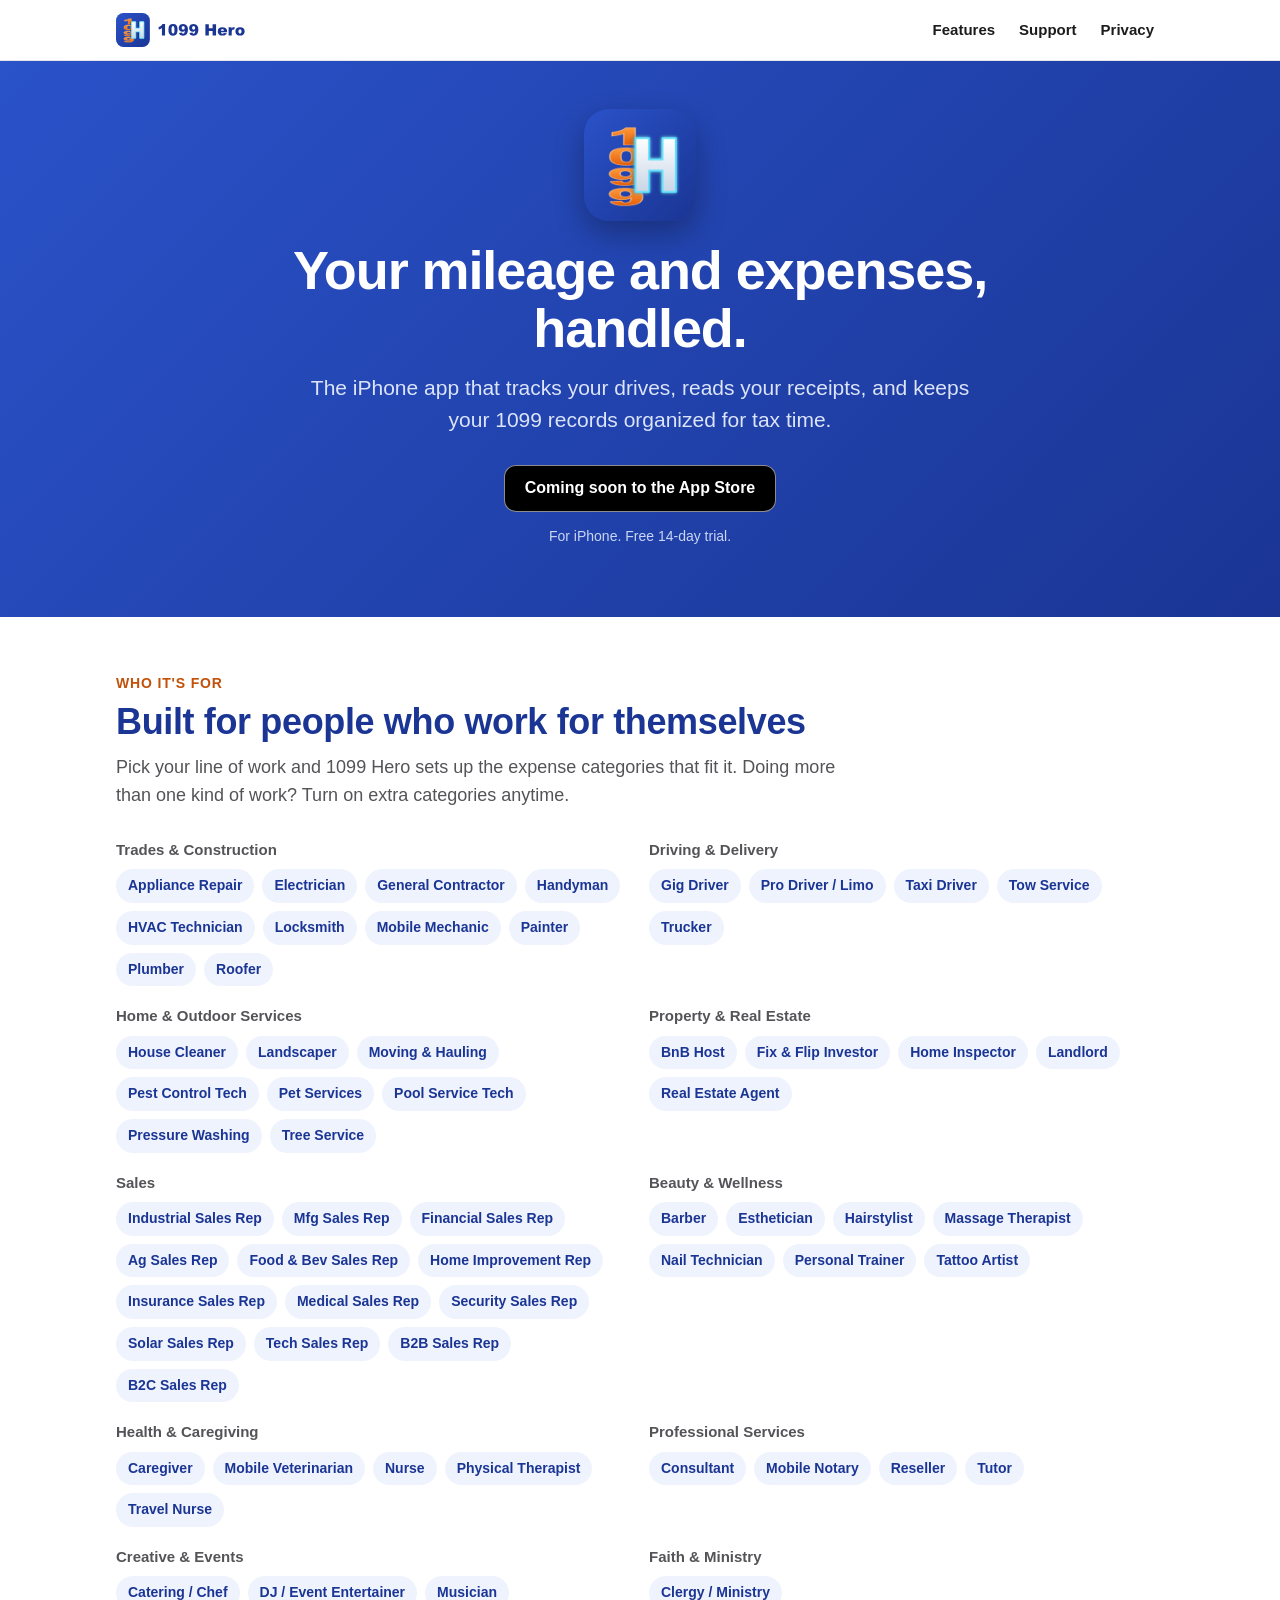
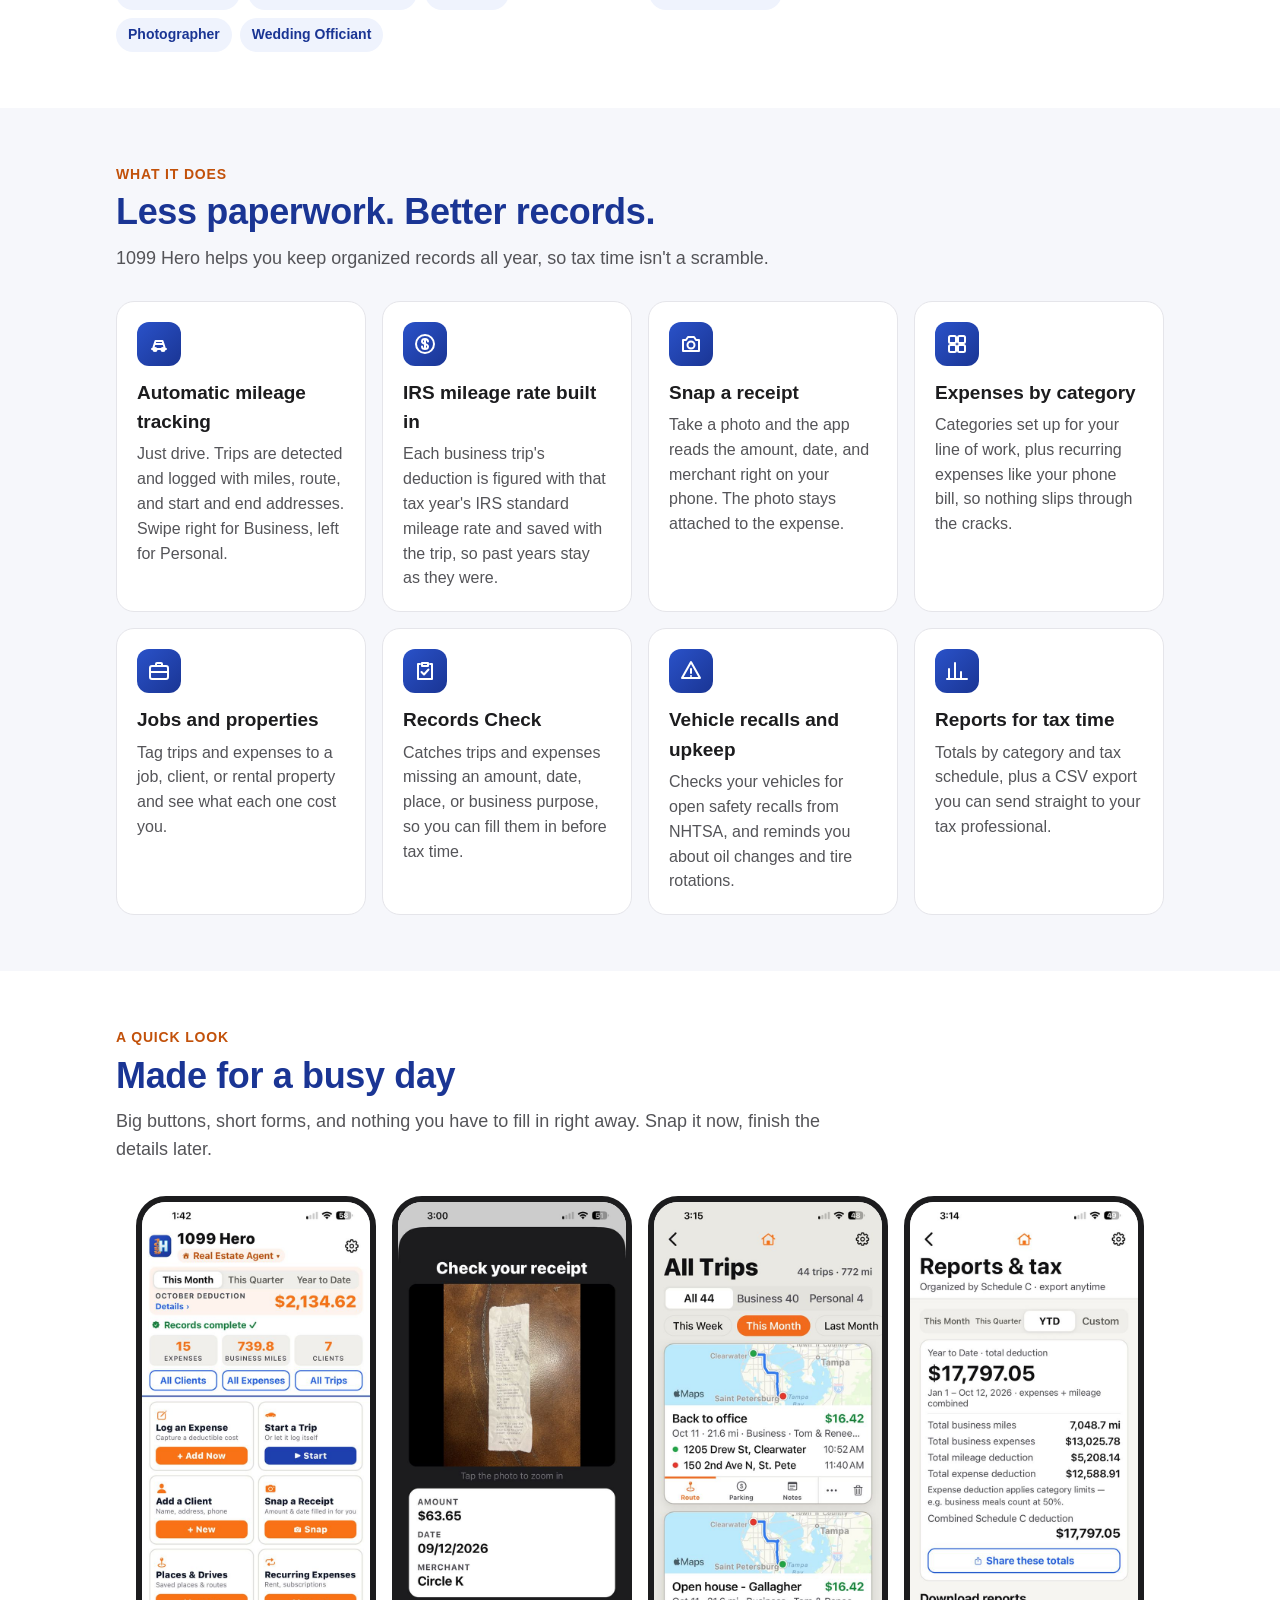
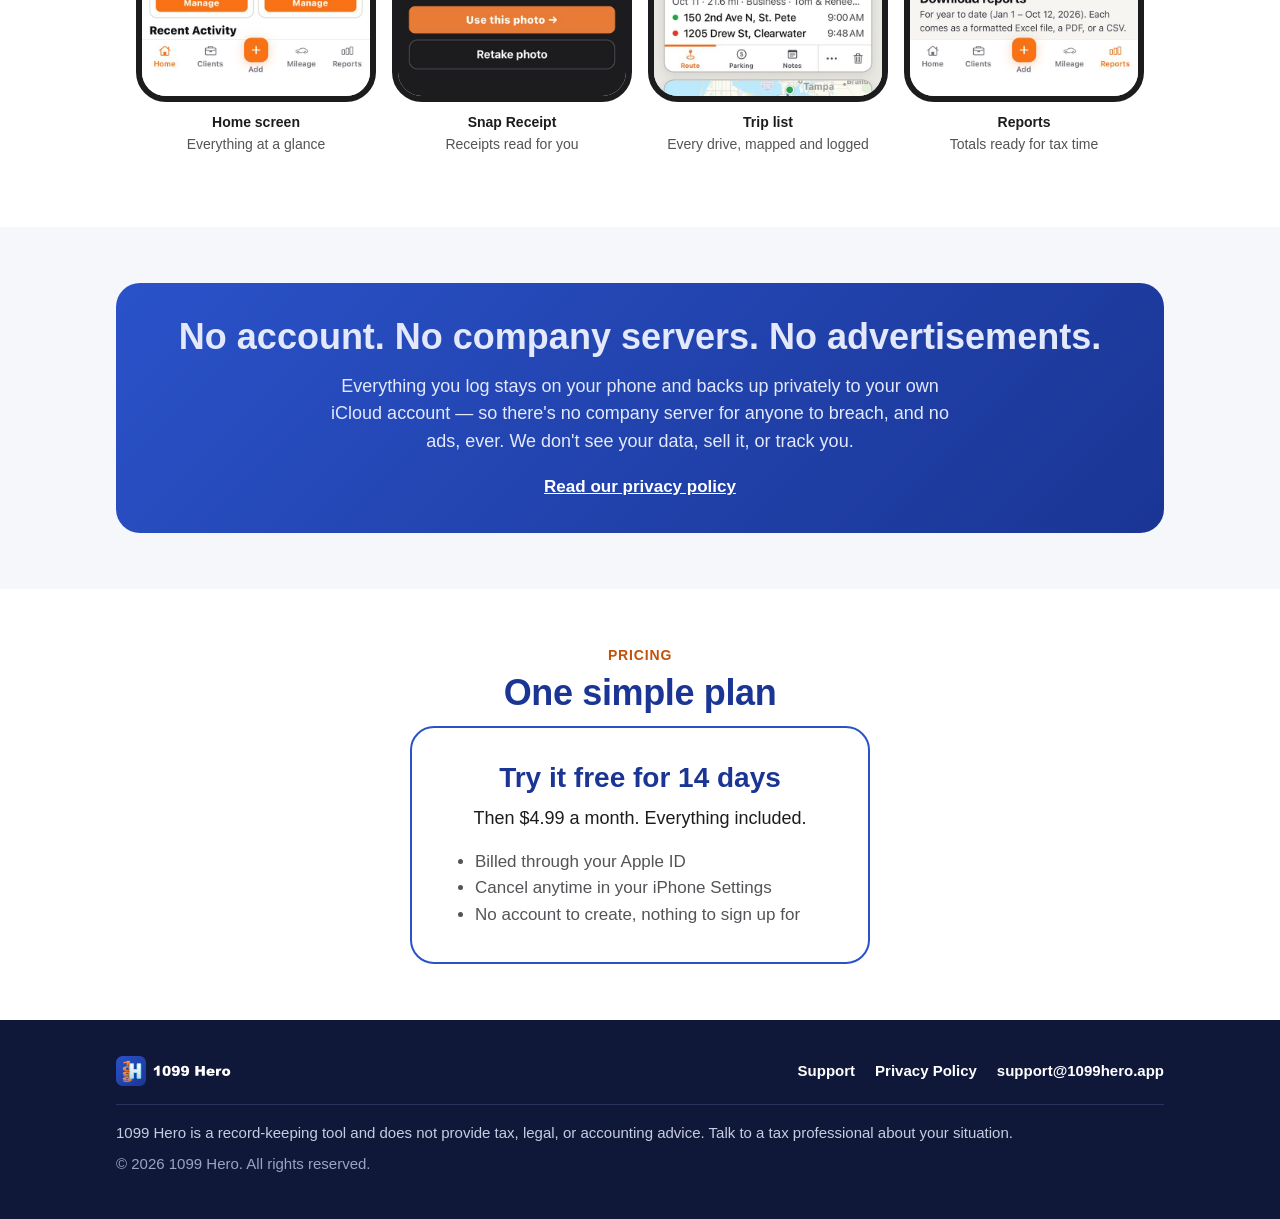
<file: index.html>
<!doctype html>
<html lang="en">
<head>
<meta charset="utf-8">
<meta name="viewport" content="width=device-width, initial-scale=1, viewport-fit=cover">
<title>1099 Hero – Mileage, Receipt &amp; Expense Tracker for 1099 Workers</title>
<meta name="description" content="1099 Hero is an iPhone app for self-employed and 1099 workers. Track mileage automatically, snap receipts, organize expenses by job, and keep complete records. No account, no ads.">
<link rel="canonical" href="https://1099hero.app/">
<meta name="theme-color" content="#2A52C9">
<link rel="icon" href="assets/img/icon.svg" type="image/svg+xml">
<link rel="icon" href="assets/img/favicon-32.png" sizes="32x32" type="image/png">
<link rel="apple-touch-icon" href="assets/img/apple-touch-icon.png">
<meta property="og:type" content="website">
<meta property="og:site_name" content="1099 Hero">
<meta property="og:title" content="1099 Hero – Mileage, receipts and expenses for 1099 workers">
<meta property="og:description" content="Track mileage automatically, snap receipts, and keep organized, complete records on your iPhone. No account. No ads.">
<meta property="og:url" content="https://1099hero.app/">
<meta property="og:image" content="https://1099hero.app/assets/img/og-image.png">
<meta property="og:image:width" content="1200">
<meta property="og:image:height" content="630">
<meta property="og:image:alt" content="1099 Hero logo with the words: Mileage, receipts and expenses for 1099 workers">
<meta name="twitter:card" content="summary_large_image">
<link rel="stylesheet" href="assets/css/site.css?v=2">
</head>
<body>
<a class="skip" href="#main">Skip to content</a>

<header class="site-header">
  <div class="wrap">
    <a class="brand" href="./" aria-label="1099 Hero home"><img src="assets/img/logo-horizontal-light-bg.svg" alt="1099 Hero" width="134" height="34"></a>
    <nav class="nav" aria-label="Main">
      <a class="hide-sm" href="#features">Features</a>
      <a href="support/">Support</a>
      <a href="privacy/">Privacy</a>
    </nav>
  </div>
</header>

<main id="main">

  <section class="hero">
    <div class="wrap">
      <img class="app-icon" src="assets/img/icon-256.png" alt="1099 Hero app icon" width="112" height="112">
      <h1>Your mileage and expenses, handled.</h1>
      <p class="sub">The iPhone app that tracks your drives, reads your receipts, and keeps your 1099 records organized for tax time.</p>
      <!-- AT LAUNCH: replace this <span> with Apple's official "Download on the App Store" badge, e.g.
           <a href="https://apps.apple.com/app/idXXXXXXXXXX"><img src="assets/img/app-store-badge.svg" alt="Download on the App Store" width="160" height="53"></a> -->
      <span class="store-badge" role="note">Coming soon to the App Store</span>
      <p class="fine">For iPhone. Free 14-day trial.</p>
    </div>
  </section>

  <section class="block" id="who">
    <div class="wrap">
      <p class="eyebrow">Who it's for</p>
      <h2>Built for people who work for themselves</h2>
      <p class="lede">Pick your line of work and 1099 Hero sets up the expense categories that fit it. Doing more than one kind of work? Turn on extra categories anytime.</p>
      <div class="groups">
        <div class="group">
          <h3>Trades &amp; Construction</h3>
          <ul class="chips">
            <li>Appliance Repair</li><li>Electrician</li><li>General Contractor</li><li>Handyman</li><li>HVAC Technician</li><li>Locksmith</li><li>Mobile Mechanic</li><li>Painter</li><li>Plumber</li><li>Roofer</li>
          </ul>
        </div>
        <div class="group">
          <h3>Driving &amp; Delivery</h3>
          <ul class="chips">
            <li>Gig Driver</li><li>Pro Driver / Limo</li><li>Taxi Driver</li><li>Tow Service</li><li>Trucker</li>
          </ul>
        </div>
        <div class="group">
          <h3>Home &amp; Outdoor Services</h3>
          <ul class="chips">
            <li>House Cleaner</li><li>Landscaper</li><li>Moving &amp; Hauling</li><li>Pest Control Tech</li><li>Pet Services</li><li>Pool Service Tech</li><li>Pressure Washing</li><li>Tree Service</li>
          </ul>
        </div>
        <div class="group">
          <h3>Property &amp; Real Estate</h3>
          <ul class="chips">
            <li>BnB Host</li><li>Fix &amp; Flip Investor</li><li>Home Inspector</li><li>Landlord</li><li>Real Estate Agent</li>
          </ul>
        </div>
        <div class="group">
          <h3>Sales</h3>
          <ul class="chips">
            <li>Industrial Sales Rep</li><li>Mfg Sales Rep</li><li>Financial Sales Rep</li><li>Ag Sales Rep</li><li>Food &amp; Bev Sales Rep</li><li>Home Improvement Rep</li><li>Insurance Sales Rep</li><li>Medical Sales Rep</li><li>Security Sales Rep</li><li>Solar Sales Rep</li><li>Tech Sales Rep</li><li>B2B Sales Rep</li><li>B2C Sales Rep</li>
          </ul>
        </div>
        <div class="group">
          <h3>Beauty &amp; Wellness</h3>
          <ul class="chips">
            <li>Barber</li><li>Esthetician</li><li>Hairstylist</li><li>Massage Therapist</li><li>Nail Technician</li><li>Personal Trainer</li><li>Tattoo Artist</li>
          </ul>
        </div>
        <div class="group">
          <h3>Health &amp; Caregiving</h3>
          <ul class="chips">
            <li>Caregiver</li><li>Mobile Veterinarian</li><li>Nurse</li><li>Physical Therapist</li><li>Travel Nurse</li>
          </ul>
        </div>
        <div class="group">
          <h3>Professional Services</h3>
          <ul class="chips">
            <li>Consultant</li><li>Mobile Notary</li><li>Reseller</li><li>Tutor</li>
          </ul>
        </div>
        <div class="group">
          <h3>Creative &amp; Events</h3>
          <ul class="chips">
            <li>Catering / Chef</li><li>DJ / Event Entertainer</li><li>Musician</li><li>Photographer</li><li>Wedding Officiant</li>
          </ul>
        </div>
        <div class="group">
          <h3>Faith &amp; Ministry</h3>
          <ul class="chips">
            <li>Clergy / Ministry</li>
          </ul>
        </div>
      </div>
    </div>
  </section>

  <section class="block soft" id="features">
    <div class="wrap">
      <p class="eyebrow">What it does</p>
      <h2>Less paperwork. Better records.</h2>
      <p class="lede">1099 Hero helps you keep organized records all year, so tax time isn't a scramble.</p>
      <div class="features">
        <article class="feature">
          <div class="ic" aria-hidden="true"><svg viewBox="0 0 24 24"><path d="M5 17h14M6 17l1.5-5h9L18 17M7.5 12l1-3h7l1 3"/><circle cx="8" cy="17.5" r="1.5"/><circle cx="16" cy="17.5" r="1.5"/></svg></div>
          <h3>Automatic mileage tracking</h3>
          <p>Just drive. Trips are detected and logged with miles, route, and start and end addresses. Swipe right for Business, left for Personal.</p>
        </article>
        <article class="feature">
          <div class="ic" aria-hidden="true"><svg viewBox="0 0 24 24"><circle cx="12" cy="12" r="9"/><path d="M12 7v10M15 9.5c0-1.4-1.3-2.5-3-2.5s-3 1-3 2.4c0 3.2 6 1.8 6 5.1 0 1.4-1.3 2.5-3 2.5s-3-1.1-3-2.5"/></svg></div>
          <h3>IRS mileage rate built in</h3>
          <p>Each business trip's deduction is figured with that tax year's IRS standard mileage rate and saved with the trip, so past years stay as they were.</p>
        </article>
        <article class="feature">
          <div class="ic" aria-hidden="true"><svg viewBox="0 0 24 24"><path d="M4 8h3l2-3h6l2 3h3v11H4z"/><circle cx="12" cy="13" r="3.5"/></svg></div>
          <h3>Snap a receipt</h3>
          <p>Take a photo and the app reads the amount, date, and merchant right on your phone. The photo stays attached to the expense.</p>
        </article>
        <article class="feature">
          <div class="ic" aria-hidden="true"><svg viewBox="0 0 24 24"><rect x="4" y="4" width="7" height="7" rx="1.5"/><rect x="13" y="4" width="7" height="7" rx="1.5"/><rect x="4" y="13" width="7" height="7" rx="1.5"/><rect x="13" y="13" width="7" height="7" rx="1.5"/></svg></div>
          <h3>Expenses by category</h3>
          <p>Categories set up for your line of work, plus recurring expenses like your phone bill, so nothing slips through the cracks.</p>
        </article>
        <article class="feature">
          <div class="ic" aria-hidden="true"><svg viewBox="0 0 24 24"><rect x="3" y="7" width="18" height="13" rx="2"/><path d="M9 7V5a1 1 0 0 1 1-1h4a1 1 0 0 1 1 1v2M3 13h18"/></svg></div>
          <h3>Jobs and properties</h3>
          <p>Tag trips and expenses to a job, client, or rental property and see what each one cost you.</p>
        </article>
        <article class="feature">
          <div class="ic" aria-hidden="true"><svg viewBox="0 0 24 24"><path d="M9 4h6v3H9zM7 5H5v15h14V5h-2"/><path d="M8.5 13l2.5 2.5 4.5-5"/></svg></div>
          <h3>Records Check</h3>
          <p>Catches trips and expenses missing an amount, date, place, or business purpose, so you can fill them in before tax time.</p>
        </article>
        <article class="feature">
          <div class="ic" aria-hidden="true"><svg viewBox="0 0 24 24"><path d="M12 3l9 16H3z"/><path d="M12 10v4M12 17h.01"/></svg></div>
          <h3>Vehicle recalls and upkeep</h3>
          <p>Checks your vehicles for open safety recalls from NHTSA, and reminds you about oil changes and tire rotations.</p>
        </article>
        <article class="feature">
          <div class="ic" aria-hidden="true"><svg viewBox="0 0 24 24"><path d="M4 20V10M10 20V4M16 20v-7M22 20H2"/></svg></div>
          <h3>Reports for tax time</h3>
          <p>Totals by category and tax schedule, plus a CSV export you can send straight to your tax professional.</p>
        </article>
      </div>
    </div>
  </section>

  <section class="block" id="screens">
    <div class="wrap">
      <p class="eyebrow">A quick look</p>
      <h2>Made for a busy day</h2>
      <p class="lede">Big buttons, short forms, and nothing you have to fill in right away. Snap it now, finish the details later.</p>
      <!-- SCREENSHOTS: web-sized copies (600 x 1300 JPG) of the App Store screenshots live in
           assets/img/screenshots/. To swap one, replace the file and update its alt text. -->
      <div class="shots">
        <figure class="shot"><div class="frame photo"><img src="assets/img/screenshots/home.jpg" alt="1099 Hero home screen showing the October deduction, 15 expenses, 739.8 business miles and 7 clients" width="600" height="1300" loading="lazy"></div><figcaption><strong>Home screen</strong>Everything at a glance</figcaption></figure>
        <figure class="shot"><div class="frame photo"><img src="assets/img/screenshots/snap-receipt.jpg" alt="1099 Hero Check your receipt screen with a photo of a gas receipt and the amount, date and merchant filled in" width="600" height="1300" loading="lazy"></div><figcaption><strong>Snap Receipt</strong>Receipts read for you</figcaption></figure>
        <figure class="shot"><div class="frame photo"><img src="assets/img/screenshots/all-trips.jpg" alt="1099 Hero All Trips list showing two business trips, each with a route map, miles, addresses and deduction" width="600" height="1300" loading="lazy"></div><figcaption><strong>Trip list</strong>Every drive, mapped and logged</figcaption></figure>
        <figure class="shot"><div class="frame photo"><img src="assets/img/screenshots/reports.jpg" alt="1099 Hero Reports screen showing the year-to-date total deduction, business miles and expenses, with a Share these totals button" width="600" height="1300" loading="lazy"></div><figcaption><strong>Reports</strong>Totals ready for tax time</figcaption></figure>
      </div>
    </div>
  </section>

  <section class="block soft" id="privacy">
    <div class="wrap">
      <div class="privacy-card">
        <p class="big">No account. No company servers. No advertisements.</p>
        <p>Everything you log stays on your phone and backs up privately to your own iCloud account — so there's no company server for anyone to breach, and no ads, ever. We don't see your data, sell it, or track you.</p>
        <a href="privacy/">Read our privacy policy</a>
      </div>
    </div>
  </section>

  <section class="block" id="pricing">
    <div class="wrap">
      <p class="eyebrow" style="text-align:center">Pricing</p>
      <h2 style="text-align:center">One simple plan</h2>
      <div class="price-card">
        <p class="trial">Try it free for 14 days</p>
        <p class="then">Then $4.99 a month. Everything included.</p>
        <ul>
          <li>Billed through your Apple ID</li>
          <li>Cancel anytime in your iPhone Settings</li>
          <li>No account to create, nothing to sign up for</li>
        </ul>
      </div>
    </div>
  </section>

</main>

<footer class="site-footer">
  <div class="wrap">
    <div class="footer-top">
      <img src="assets/img/logo-horizontal-dark-bg.svg" alt="1099 Hero" width="118" height="30">
      <ul class="footer-links">
        <li><a href="support/">Support</a></li>
        <li><a href="privacy/">Privacy Policy</a></li>
        <li><a href="mailto:support@1099hero.app">support@1099hero.app</a></li>
      </ul>
    </div>
    <p class="disclaimer">1099 Hero is a record-keeping tool and does not provide tax, legal, or accounting advice. Talk to a tax professional about your situation.</p>
    <p class="copy">© 2026 1099 Hero. All rights reserved.</p>
  </div>
</footer>
</body>
</html>
</file>
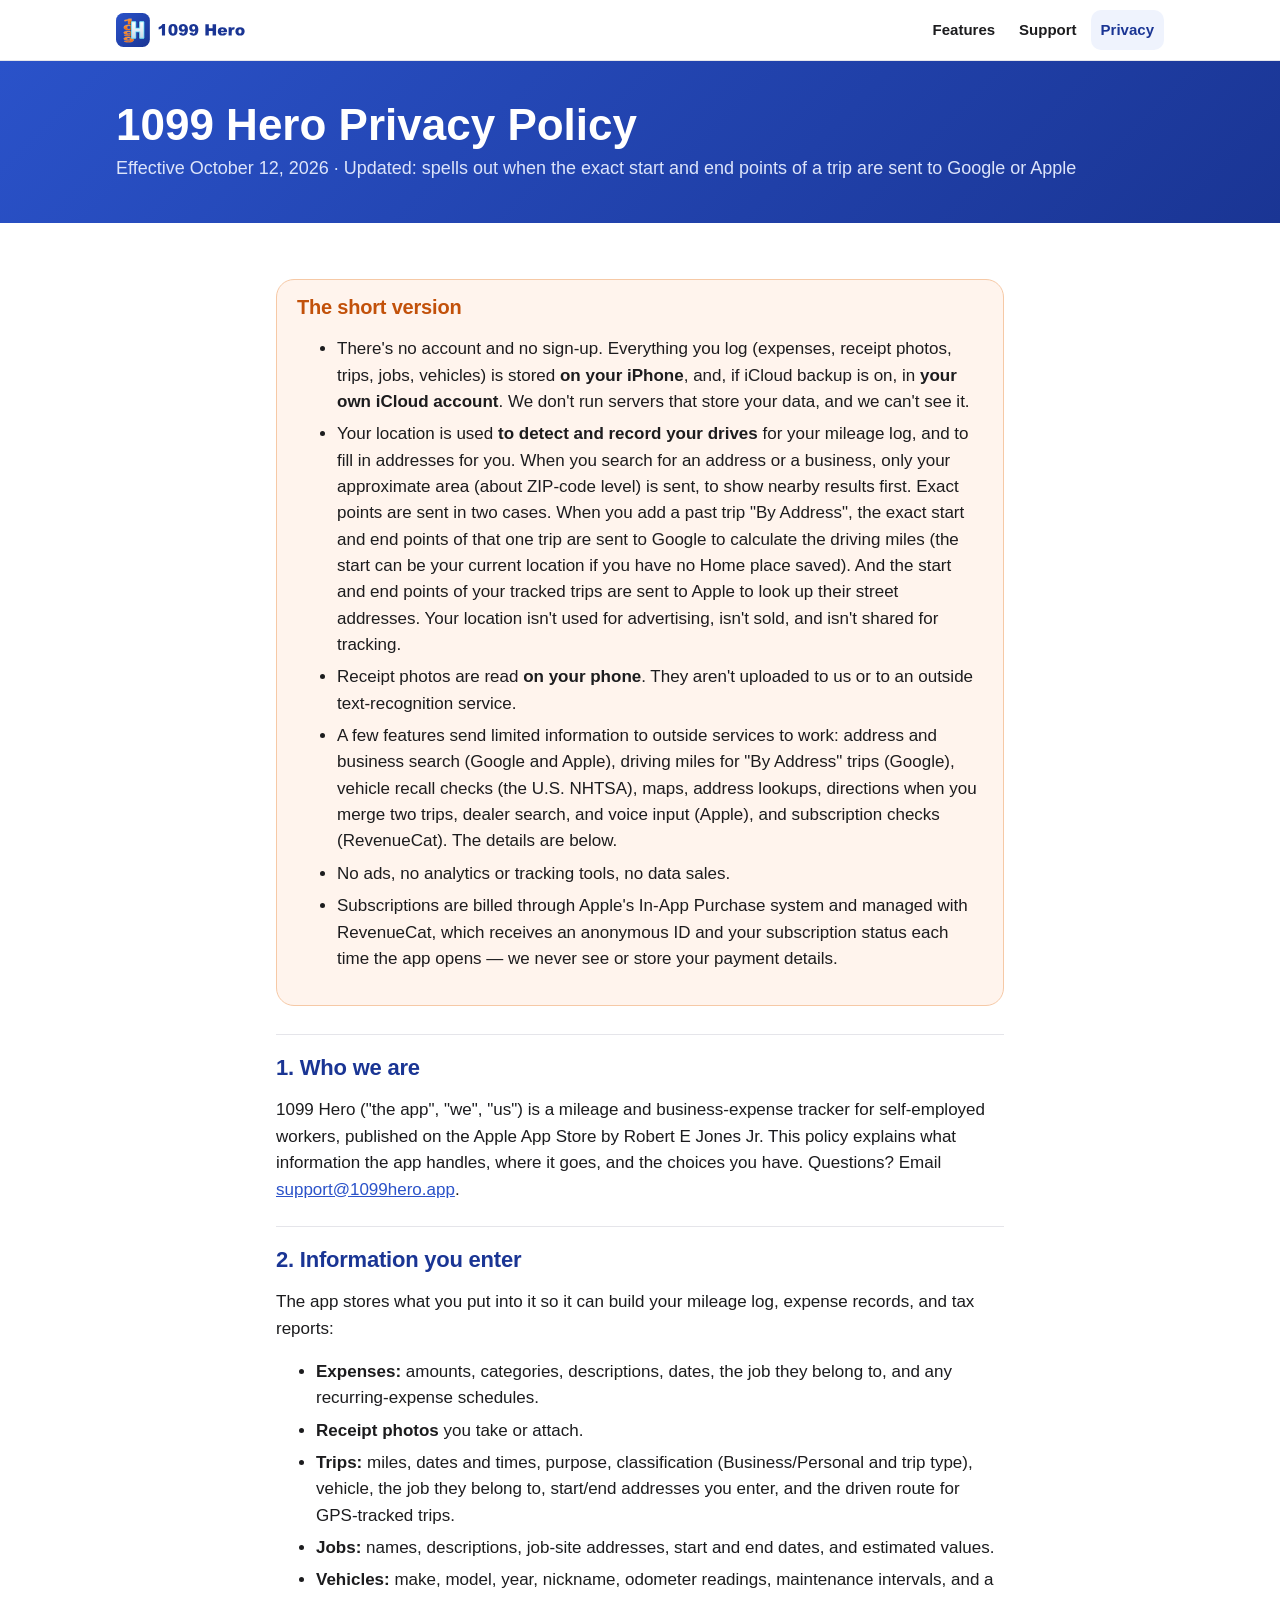
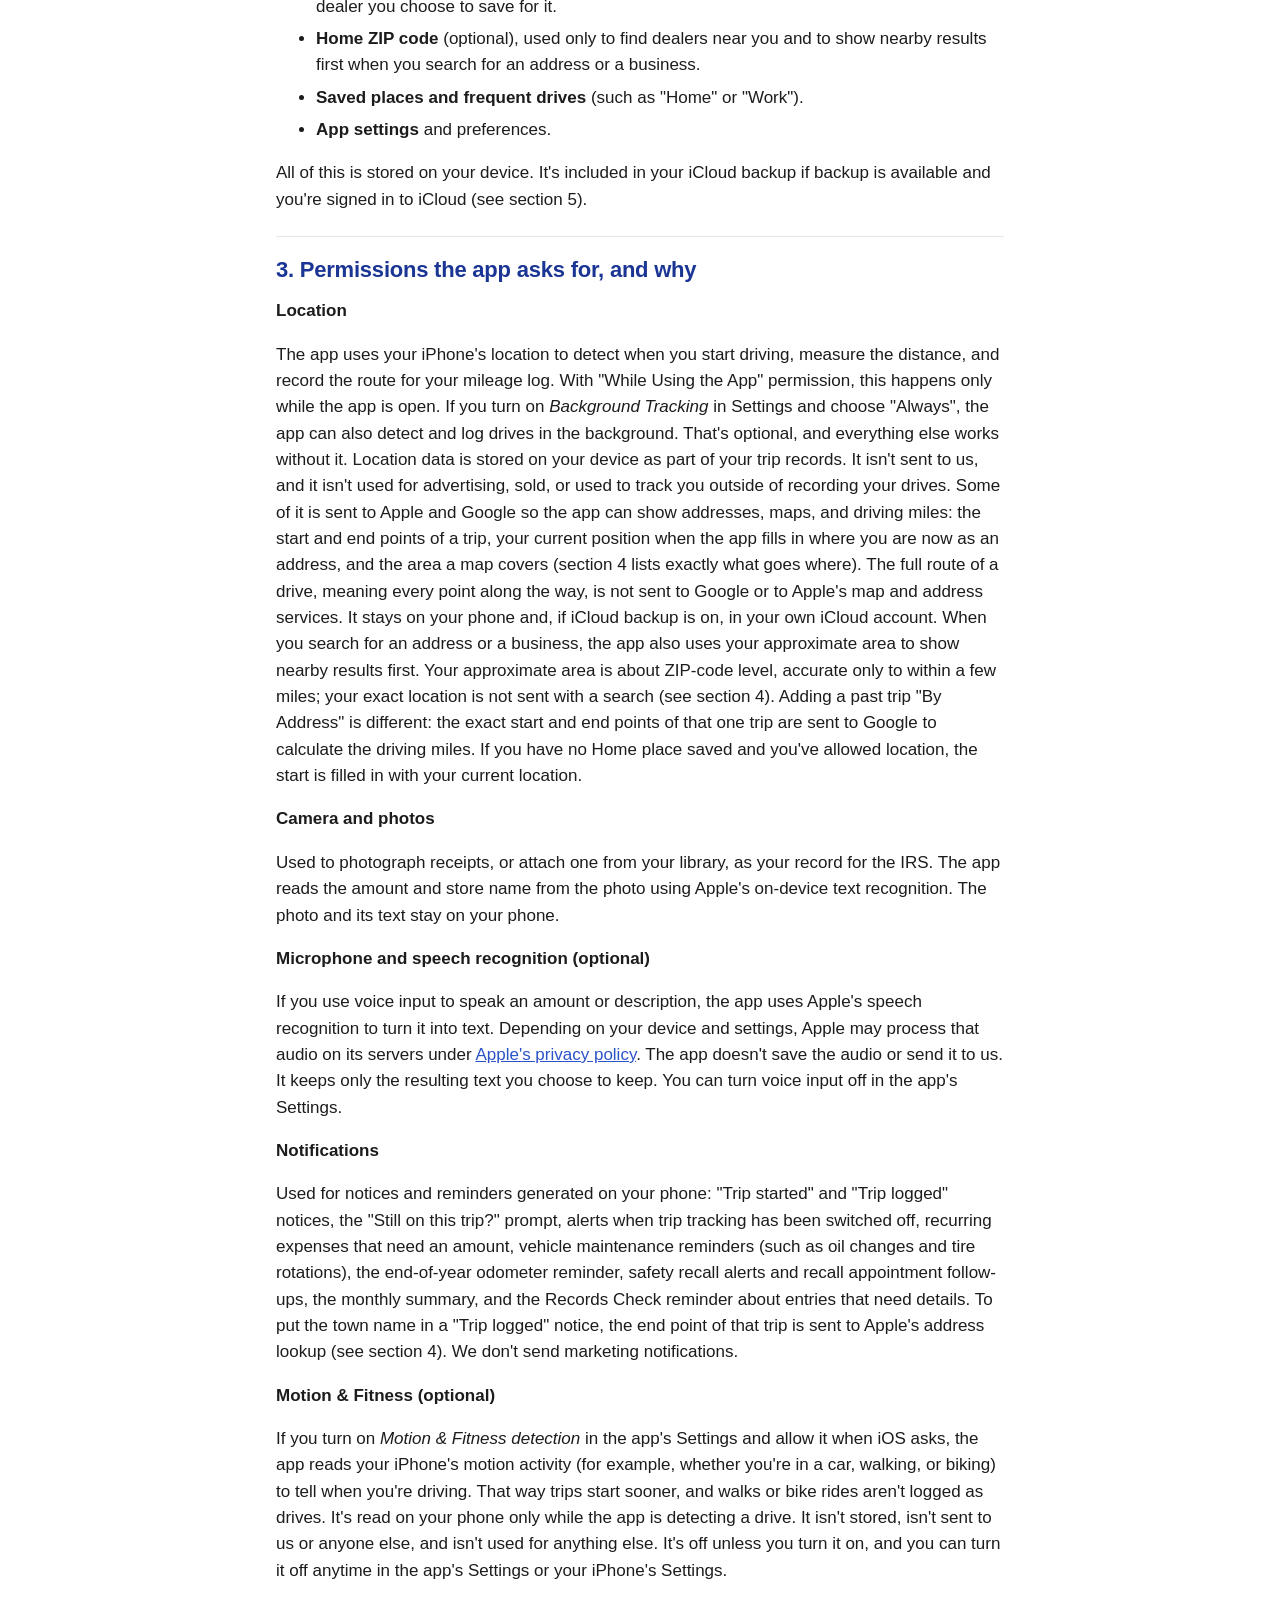
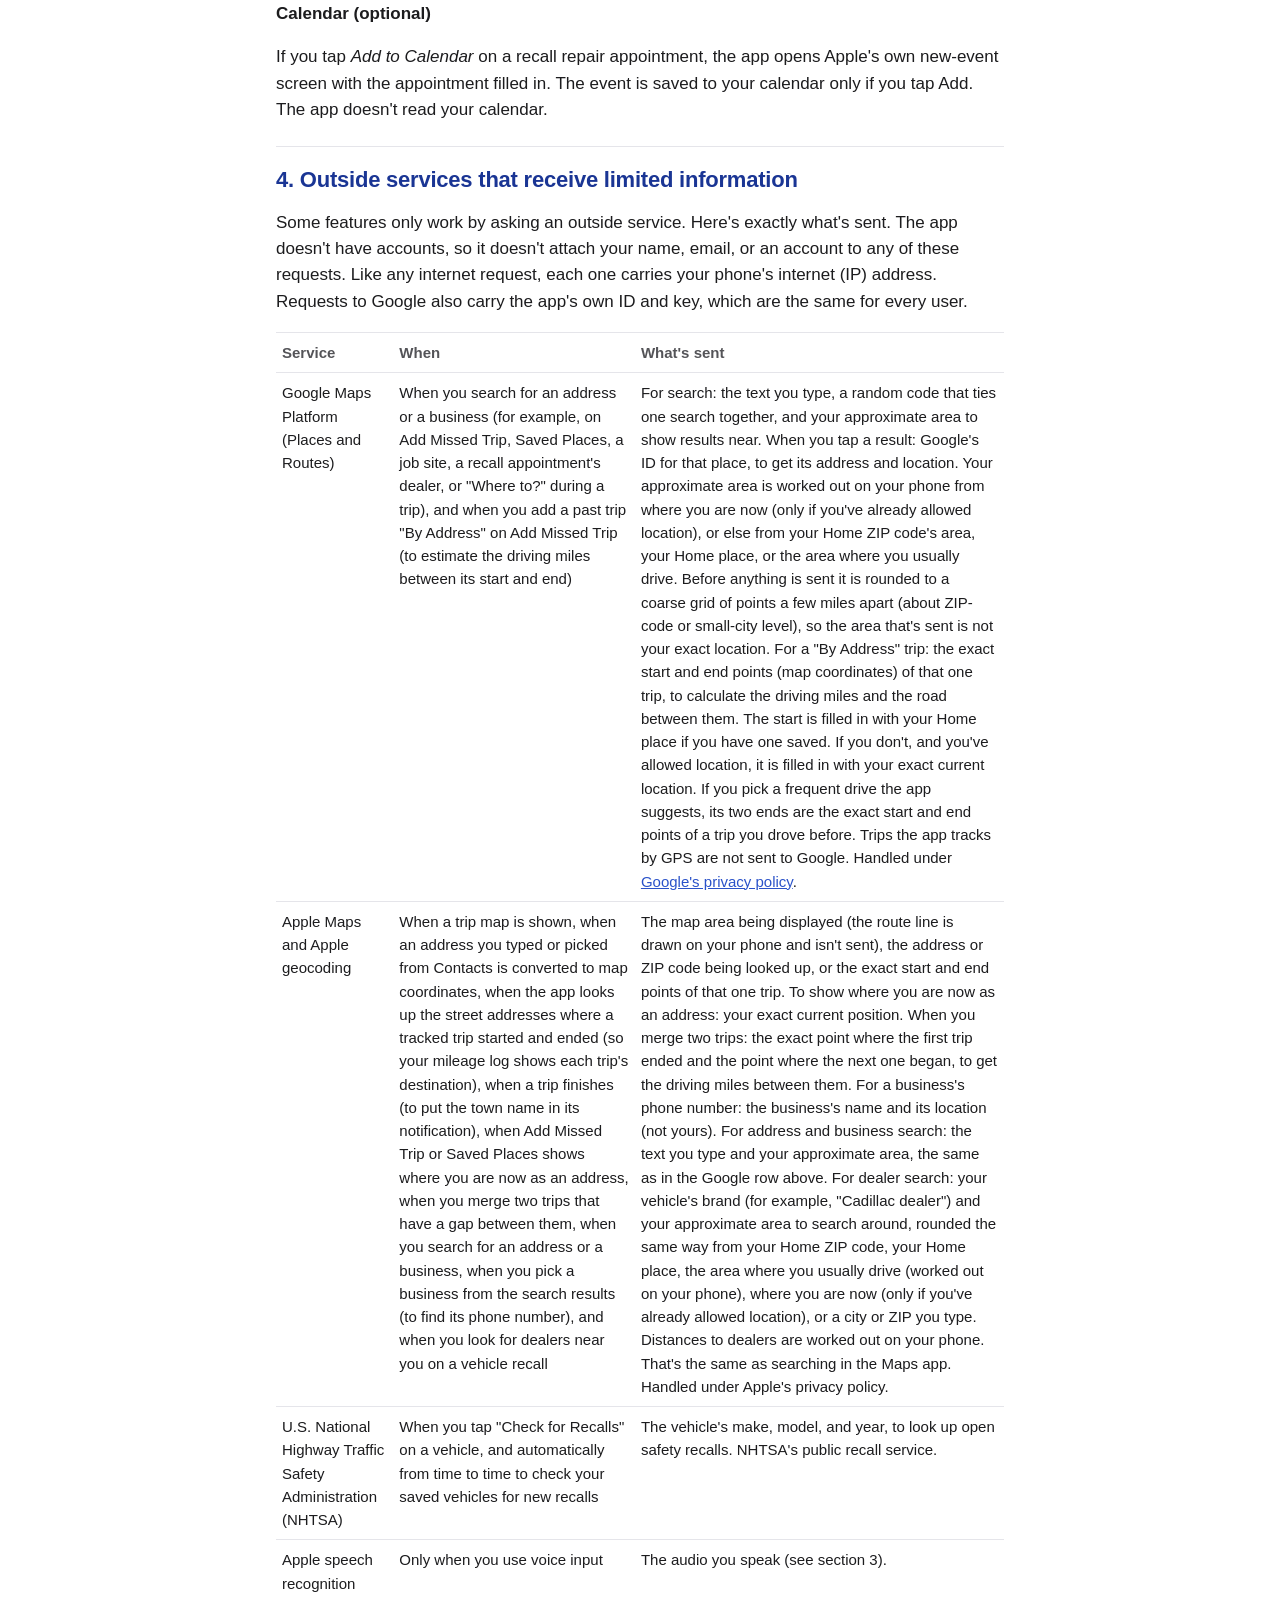
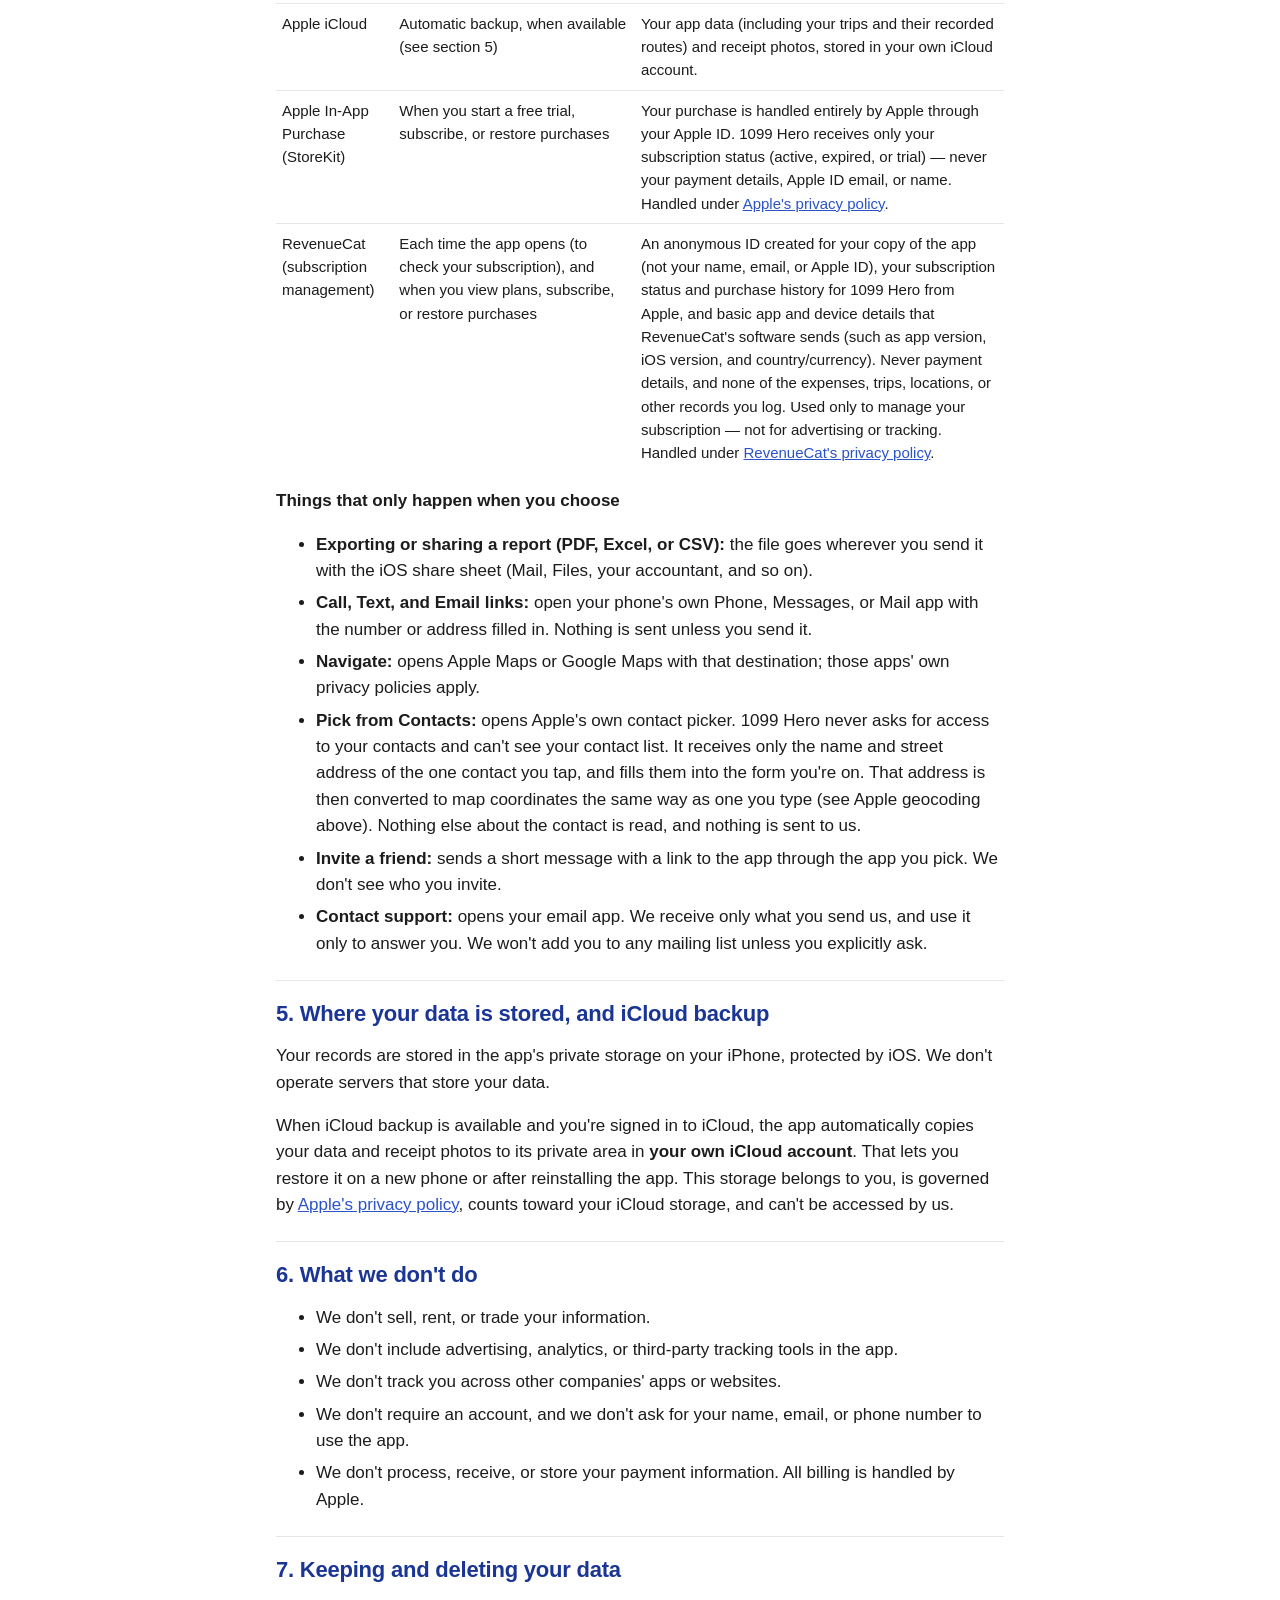
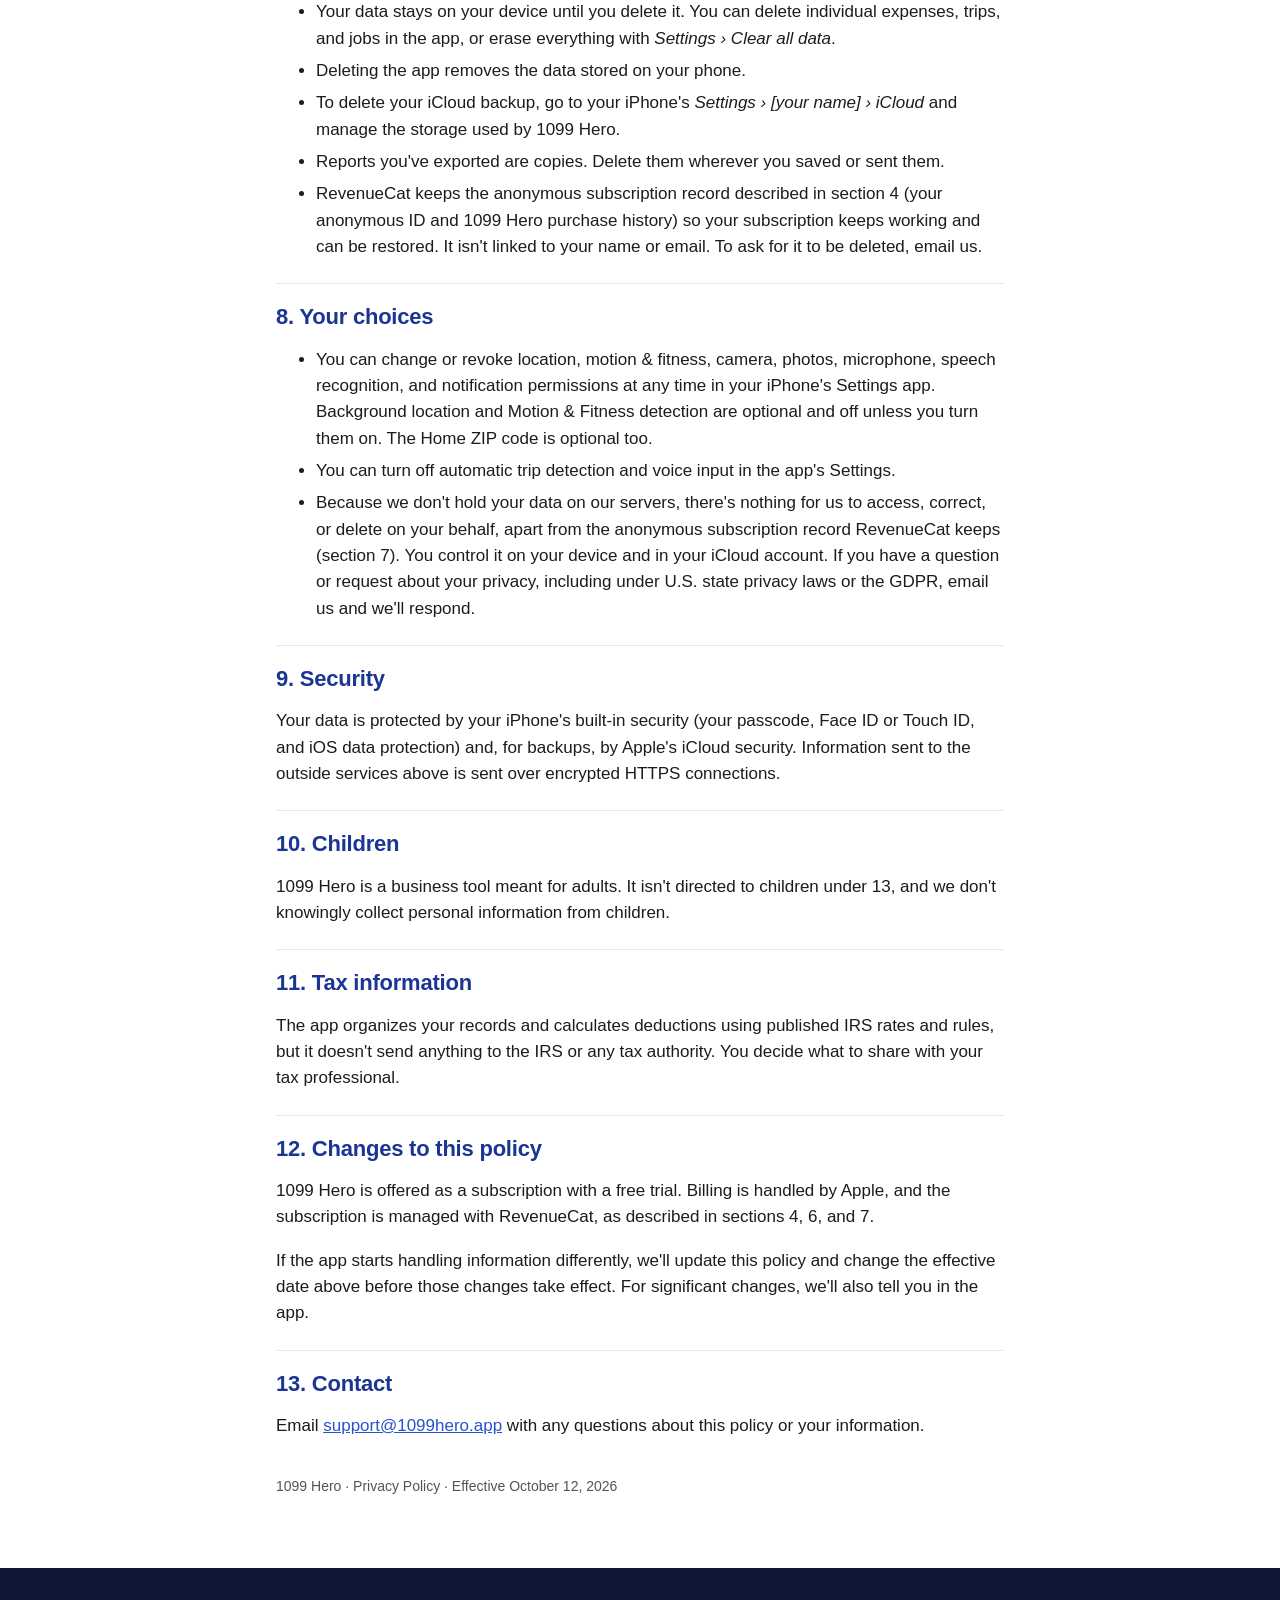
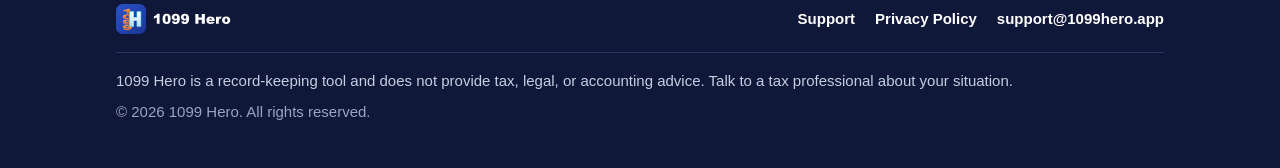
<file: privacy/index.html>
<!doctype html>
<html lang="en">
<head>
<meta charset="utf-8">
<meta name="viewport" content="width=device-width, initial-scale=1, viewport-fit=cover">
<title>Privacy Policy – 1099 Hero</title>
<meta name="description" content="1099 Hero privacy policy. No account, no company servers, no ads. Your records stay on your iPhone and in your own iCloud account.">
<link rel="canonical" href="https://1099hero.app/privacy/">
<meta name="theme-color" content="#2A52C9">
<link rel="icon" href="../assets/img/icon.svg" type="image/svg+xml">
<link rel="icon" href="../assets/img/favicon-32.png" sizes="32x32" type="image/png">
<link rel="apple-touch-icon" href="../assets/img/apple-touch-icon.png">
<meta property="og:type" content="website">
<meta property="og:site_name" content="1099 Hero">
<meta property="og:title" content="1099 Hero Privacy Policy">
<meta property="og:description" content="No account. No company servers. No advertisements. Here's exactly what the app handles and where it goes.">
<meta property="og:url" content="https://1099hero.app/privacy/">
<meta property="og:image" content="https://1099hero.app/assets/img/og-image.png">
<meta property="og:image:alt" content="1099 Hero logo">
<meta name="twitter:card" content="summary_large_image">
<link rel="stylesheet" href="../assets/css/site.css">
</head>
<body>
<a class="skip" href="#main">Skip to content</a>

<header class="site-header">
  <div class="wrap">
    <a class="brand" href="../" aria-label="1099 Hero home"><img src="../assets/img/logo-horizontal-light-bg.svg" alt="1099 Hero" width="134" height="34"></a>
    <nav class="nav" aria-label="Main">
      <a class="hide-sm" href="../#features">Features</a>
      <a href="../support/">Support</a>
      <a href="./" aria-current="page">Privacy</a>
    </nav>
  </div>
</header>

<main id="main">
  <div class="page-head">
    <div class="wrap">
      <h1>1099 Hero Privacy Policy</h1>
      <p>Effective October 12, 2026 · Updated: spells out when the exact start and end points of a trip are sent to Google or Apple</p>
    </div>
  </div>

  <section class="block">
    <!-- Policy text below is copied word-for-word from
         https://bobbyjones126.github.io/contractorhero-legal/privacy-policy.html
         Keep the two copies identical if either one changes. -->
    <div class="wrap prose">
    
      <div class="summary">
        <h2>The short version</h2>
        <ul>
          <li>There's no account and no sign-up. Everything you log (expenses, receipt photos, trips, jobs, vehicles) is stored <strong>on your iPhone</strong>, and, if iCloud backup is on, in <strong>your own iCloud account</strong>. We don't run servers that store your data, and we can't see it.</li>
          <li>Your location is used <strong>to detect and record your drives</strong> for your mileage log, and to fill in addresses for you. When you search for an address or a business, only your approximate area (about ZIP-code level) is sent, to show nearby results first. Exact points are sent in two cases. When you add a past trip "By Address", the exact start and end points of that one trip are sent to Google to calculate the driving miles (the start can be your current location if you have no Home place saved). And the start and end points of your tracked trips are sent to Apple to look up their street addresses. Your location isn't used for advertising, isn't sold, and isn't shared for tracking.</li>
          <li>Receipt photos are read <strong>on your phone</strong>. They aren't uploaded to us or to an outside text-recognition service.</li>
          <li>A few features send limited information to outside services to work: address and business search (Google and Apple), driving miles for "By Address" trips (Google), vehicle recall checks (the U.S. NHTSA), maps, address lookups, directions when you merge two trips, dealer search, and voice input (Apple), and subscription checks (RevenueCat). The details are below.</li>
          <li>No ads, no analytics or tracking tools, no data sales.</li>
          <li>Subscriptions are billed through Apple's In-App Purchase system and managed with RevenueCat, which receives an anonymous ID and your subscription status each time the app opens — we never see or store your payment details.</li>
        </ul>
      </div>
    
      <section>
        <h2>1. Who we are</h2>
        <p>1099 Hero ("the app", "we", "us") is a mileage and business-expense tracker for self-employed workers, published on the Apple App Store by Robert E Jones Jr. This policy explains what information the app handles, where it goes, and the choices you have. Questions? Email <a href="mailto:support@1099hero.app">support@1099hero.app</a>.</p>
      </section>
    
      <section>
        <h2>2. Information you enter</h2>
        <p>The app stores what you put into it so it can build your mileage log, expense records, and tax reports:</p>
        <ul>
          <li><strong>Expenses:</strong> amounts, categories, descriptions, dates, the job they belong to, and any recurring-expense schedules.</li>
          <li><strong>Receipt photos</strong> you take or attach.</li>
          <li><strong>Trips:</strong> miles, dates and times, purpose, classification (Business/Personal and trip type), vehicle, the job they belong to, start/end addresses you enter, and the driven route for GPS-tracked trips.</li>
          <li><strong>Jobs:</strong> names, descriptions, job-site addresses, start and end dates, and estimated values.</li>
          <li><strong>Vehicles:</strong> make, model, year, nickname, odometer readings, maintenance intervals, and a dealer you choose to save for it.</li>
      <li><strong>Home ZIP code</strong> (optional), used only to find dealers near you and to show nearby results first when you search for an address or a business.</li>
          <li><strong>Saved places and frequent drives</strong> (such as "Home" or "Work").</li>
          <li><strong>App settings</strong> and preferences.</li>
        </ul>
        <p>All of this is stored on your device. It's included in your iCloud backup if backup is available and you're signed in to iCloud (see section 5).</p>
      </section>
    
      <section>
        <h2>3. Permissions the app asks for, and why</h2>
        <h3>Location</h3>
        <p>The app uses your iPhone's location to detect when you start driving, measure the distance, and record the route for your mileage log. With "While Using the App" permission, this happens only while the app is open. If you turn on <em>Background Tracking</em> in Settings and choose "Always", the app can also detect and log drives in the background. That's optional, and everything else works without it. Location data is stored on your device as part of your trip records. It isn't sent to us, and it isn't used for advertising, sold, or used to track you outside of recording your drives. Some of it is sent to Apple and Google so the app can show addresses, maps, and driving miles: the start and end points of a trip, your current position when the app fills in where you are now as an address, and the area a map covers (section 4 lists exactly what goes where). The full route of a drive, meaning every point along the way, is not sent to Google or to Apple's map and address services. It stays on your phone and, if iCloud backup is on, in your own iCloud account. When you search for an address or a business, the app also uses your approximate area to show nearby results first. Your approximate area is about ZIP-code level, accurate only to within a few miles; your exact location is not sent with a search (see section 4). Adding a past trip "By Address" is different: the exact start and end points of that one trip are sent to Google to calculate the driving miles. If you have no Home place saved and you've allowed location, the start is filled in with your current location.</p>
        <h3>Camera and photos</h3>
        <p>Used to photograph receipts, or attach one from your library, as your record for the IRS. The app reads the amount and store name from the photo using Apple's on-device text recognition. The photo and its text stay on your phone.</p>
        <h3>Microphone and speech recognition (optional)</h3>
        <p>If you use voice input to speak an amount or description, the app uses Apple's speech recognition to turn it into text. Depending on your device and settings, Apple may process that audio on its servers under <a href="https://www.apple.com/legal/privacy/">Apple's privacy policy</a>. The app doesn't save the audio or send it to us. It keeps only the resulting text you choose to keep. You can turn voice input off in the app's Settings.</p>
        <h3>Notifications</h3>
        <p>Used for notices and reminders generated on your phone: "Trip started" and "Trip logged" notices, the "Still on this trip?" prompt, alerts when trip tracking has been switched off, recurring expenses that need an amount, vehicle maintenance reminders (such as oil changes and tire rotations), the end-of-year odometer reminder, safety recall alerts and recall appointment follow-ups, the monthly summary, and the Records Check reminder about entries that need details. To put the town name in a "Trip logged" notice, the end point of that trip is sent to Apple's address lookup (see section 4). We don't send marketing notifications.</p>
        <h3>Motion &amp; Fitness (optional)</h3>
    <p>If you turn on <em>Motion &amp; Fitness detection</em> in the app's Settings and allow it when iOS asks, the app reads your iPhone's motion activity (for example, whether you're in a car, walking, or biking) to tell when you're driving. That way trips start sooner, and walks or bike rides aren't logged as drives. It's read on your phone only while the app is detecting a drive. It isn't stored, isn't sent to us or anyone else, and isn't used for anything else. It's off unless you turn it on, and you can turn it off anytime in the app's Settings or your iPhone's Settings.</p> <h3>Calendar (optional)</h3> <p>If you tap <em>Add to Calendar</em> on a recall repair appointment, the app opens Apple's own new-event screen with the appointment filled in. The event is saved to your calendar only if you tap Add. The app doesn't read your calendar.</p>
      </section>
    
      <section>
        <h2>4. Outside services that receive limited information</h2>
        <p>Some features only work by asking an outside service. Here's exactly what's sent. The app doesn't have accounts, so it doesn't attach your name, email, or an account to any of these requests. Like any internet request, each one carries your phone's internet (IP) address. Requests to Google also carry the app's own ID and key, which are the same for every user.</p>
        <table>
          <thead><tr><th>Service</th><th>When</th><th>What's sent</th></tr></thead>
          <tbody>
            <tr><td>Google Maps Platform (Places and Routes)</td><td>When you search for an address or a business (for example, on Add Missed Trip, Saved Places, a job site, a recall appointment's dealer, or "Where to?" during a trip), and when you add a past trip "By Address" on Add Missed Trip (to estimate the driving miles between its start and end)</td><td>For search: the text you type, a random code that ties one search together, and your approximate area to show results near. When you tap a result: Google's ID for that place, to get its address and location. Your approximate area is worked out on your phone from where you are now (only if you've already allowed location), or else from your Home ZIP code's area, your Home place, or the area where you usually drive. Before anything is sent it is rounded to a coarse grid of points a few miles apart (about ZIP-code or small-city level), so the area that's sent is not your exact location. For a "By Address" trip: the exact start and end points (map coordinates) of that one trip, to calculate the driving miles and the road between them. The start is filled in with your Home place if you have one saved. If you don't, and you've allowed location, it is filled in with your exact current location. If you pick a frequent drive the app suggests, its two ends are the exact start and end points of a trip you drove before. Trips the app tracks by GPS are not sent to Google. Handled under <a href="https://policies.google.com/privacy">Google's privacy policy</a>.</td></tr>
            <tr><td>Apple Maps and Apple geocoding</td><td>When a trip map is shown, when an address you typed or picked from Contacts is converted to map coordinates, when the app looks up the street addresses where a tracked trip started and ended (so your mileage log shows each trip's destination), when a trip finishes (to put the town name in its notification), when Add Missed Trip or Saved Places shows where you are now as an address, when you merge two trips that have a gap between them, when you search for an address or a business, when you pick a business from the search results (to find its phone number), and when you look for dealers near you on a vehicle recall</td><td>The map area being displayed (the route line is drawn on your phone and isn't sent), the address or ZIP code being looked up, or the exact start and end points of that one trip. To show where you are now as an address: your exact current position. When you merge two trips: the exact point where the first trip ended and the point where the next one began, to get the driving miles between them. For a business's phone number: the business's name and its location (not yours). For address and business search: the text you type and your approximate area, the same as in the Google row above. For dealer search: your vehicle's brand (for example, "Cadillac dealer") and your approximate area to search around, rounded the same way from your Home ZIP code, your Home place, the area where you usually drive (worked out on your phone), where you are now (only if you've already allowed location), or a city or ZIP you type. Distances to dealers are worked out on your phone. That's the same as searching in the Maps app. Handled under Apple's privacy policy.</td></tr>
            <tr><td>U.S. National Highway Traffic Safety Administration (NHTSA)</td><td>When you tap "Check for Recalls" on a vehicle, and automatically from time to time to check your saved vehicles for new recalls</td><td>The vehicle's make, model, and year, to look up open safety recalls. NHTSA's public recall service.</td></tr>
            <tr><td>Apple speech recognition</td><td>Only when you use voice input</td><td>The audio you speak (see section 3).</td></tr>
            <tr><td>Apple iCloud</td><td>Automatic backup, when available (see section 5)</td><td>Your app data (including your trips and their recorded routes) and receipt photos, stored in your own iCloud account.</td></tr>
            <tr><td>Apple In-App Purchase (StoreKit)</td><td>When you start a free trial, subscribe, or restore purchases</td><td>Your purchase is handled entirely by Apple through your Apple ID. 1099 Hero receives only your subscription status (active, expired, or trial) — never your payment details, Apple ID email, or name. Handled under <a href="https://www.apple.com/legal/privacy/">Apple's privacy policy</a>.</td></tr>
            <tr><td>RevenueCat (subscription management)</td><td>Each time the app opens (to check your subscription), and when you view plans, subscribe, or restore purchases</td><td>An anonymous ID created for your copy of the app (not your name, email, or Apple ID), your subscription status and purchase history for 1099 Hero from Apple, and basic app and device details that RevenueCat's software sends (such as app version, iOS version, and country/currency). Never payment details, and none of the expenses, trips, locations, or other records you log. Used only to manage your subscription — not for advertising or tracking. Handled under <a href="https://www.revenuecat.com/privacy">RevenueCat's privacy policy</a>.</td></tr>
          </tbody>
        </table>
        <h3>Things that only happen when you choose</h3>
        <ul>
          <li><strong>Exporting or sharing a report (PDF, Excel, or CSV):</strong> the file goes wherever you send it with the iOS share sheet (Mail, Files, your accountant, and so on).</li> <li><strong>Call, Text, and Email links:</strong> open your phone's own Phone, Messages, or Mail app with the number or address filled in. Nothing is sent unless you send it.</li>
          <li><strong>Navigate:</strong> opens Apple Maps or Google Maps with that destination; those apps' own privacy policies apply.</li>
          <li><strong>Pick from Contacts:</strong> opens Apple's own contact picker. 1099 Hero never asks for access to your contacts and can't see your contact list. It receives only the name and street address of the one contact you tap, and fills them into the form you're on. That address is then converted to map coordinates the same way as one you type (see Apple geocoding above). Nothing else about the contact is read, and nothing is sent to us.</li>
          <li><strong>Invite a friend:</strong> sends a short message with a link to the app through the app you pick. We don't see who you invite.</li>
          <li><strong>Contact support:</strong> opens your email app. We receive only what you send us, and use it only to answer you. We won't add you to any mailing list unless you explicitly ask.</li>
        </ul>
      </section>
    
      <section>
        <h2>5. Where your data is stored, and iCloud backup</h2>
        <p>Your records are stored in the app's private storage on your iPhone, protected by iOS. We don't operate servers that store your data.</p>
        <p>When iCloud backup is available and you're signed in to iCloud, the app automatically copies your data and receipt photos to its private area in <strong>your own iCloud account</strong>. That lets you restore it on a new phone or after reinstalling the app. This storage belongs to you, is governed by <a href="https://www.apple.com/legal/privacy/">Apple's privacy policy</a>, counts toward your iCloud storage, and can't be accessed by us.</p>
      </section>
    
      <section>
        <h2>6. What we don't do</h2>
        <ul>
          <li>We don't sell, rent, or trade your information.</li>
          <li>We don't include advertising, analytics, or third-party tracking tools in the app.</li>
          <li>We don't track you across other companies' apps or websites.</li>
          <li>We don't require an account, and we don't ask for your name, email, or phone number to use the app.</li>
          <li>We don't process, receive, or store your payment information. All billing is handled by Apple.</li>
        </ul>
      </section>
    
      <section>
        <h2>7. Keeping and deleting your data</h2>
        <ul>
          <li>Your data stays on your device until you delete it. You can delete individual expenses, trips, and jobs in the app, or erase everything with <em>Settings › Clear all data</em>.</li>
          <li>Deleting the app removes the data stored on your phone.</li>
          <li>To delete your iCloud backup, go to your iPhone's <em>Settings › [your name] › iCloud</em> and manage the storage used by 1099 Hero.</li>
          <li>Reports you've exported are copies. Delete them wherever you saved or sent them.</li>
          <li>RevenueCat keeps the anonymous subscription record described in section 4 (your anonymous ID and 1099 Hero purchase history) so your subscription keeps working and can be restored. It isn't linked to your name or email. To ask for it to be deleted, email us.</li>
        </ul>
      </section>
    
      <section>
        <h2>8. Your choices</h2>
        <ul>
          <li>You can change or revoke location, motion &amp; fitness, camera, photos, microphone, speech recognition, and notification permissions at any time in your iPhone's Settings app. Background location and Motion &amp; Fitness detection are optional and off unless you turn them on. The Home ZIP code is optional too.</li>
          <li>You can turn off automatic trip detection and voice input in the app's Settings.</li>
          <li>Because we don't hold your data on our servers, there's nothing for us to access, correct, or delete on your behalf, apart from the anonymous subscription record RevenueCat keeps (section 7). You control it on your device and in your iCloud account. If you have a question or request about your privacy, including under U.S. state privacy laws or the GDPR, email us and we'll respond.</li>
        </ul>
      </section>
    
      <section>
        <h2>9. Security</h2>
        <p>Your data is protected by your iPhone's built-in security (your passcode, Face ID or Touch ID, and iOS data protection) and, for backups, by Apple's iCloud security. Information sent to the outside services above is sent over encrypted HTTPS connections.</p>
      </section>
    
      <section>
        <h2>10. Children</h2>
        <p>1099 Hero is a business tool meant for adults. It isn't directed to children under 13, and we don't knowingly collect personal information from children.</p>
      </section>
    
      <section>
        <h2>11. Tax information</h2>
        <p>The app organizes your records and calculates deductions using published IRS rates and rules, but it doesn't send anything to the IRS or any tax authority. You decide what to share with your tax professional.</p>
      </section>
    
      <section>
        <h2>12. Changes to this policy</h2>
        <p>1099 Hero is offered as a subscription with a free trial. Billing is handled by Apple, and the subscription is managed with RevenueCat, as described in sections 4, 6, and 7.</p>
        <p>If the app starts handling information differently, we'll update this policy and change the effective date above before those changes take effect. For significant changes, we'll also tell you in the app.</p>
      </section>
    
      <section>
        <h2>13. Contact</h2>
        <p>Email <a href="mailto:support@1099hero.app">support@1099hero.app</a> with any questions about this policy or your information.</p>
      </section>

      <p class="small">1099 Hero · Privacy Policy · Effective October 12, 2026</p>
    
    </div>
  </section>
</main>

<footer class="site-footer">
  <div class="wrap">
    <div class="footer-top">
      <img src="../assets/img/logo-horizontal-dark-bg.svg" alt="1099 Hero" width="118" height="30">
      <ul class="footer-links">
        <li><a href="../support/">Support</a></li>
        <li><a href="./">Privacy Policy</a></li>
        <li><a href="mailto:support@1099hero.app">support@1099hero.app</a></li>
      </ul>
    </div>
    <p class="disclaimer">1099 Hero is a record-keeping tool and does not provide tax, legal, or accounting advice. Talk to a tax professional about your situation.</p>
    <p class="copy">© 2026 1099 Hero. All rights reserved.</p>
  </div>
</footer>
</body>
</html>
</file>
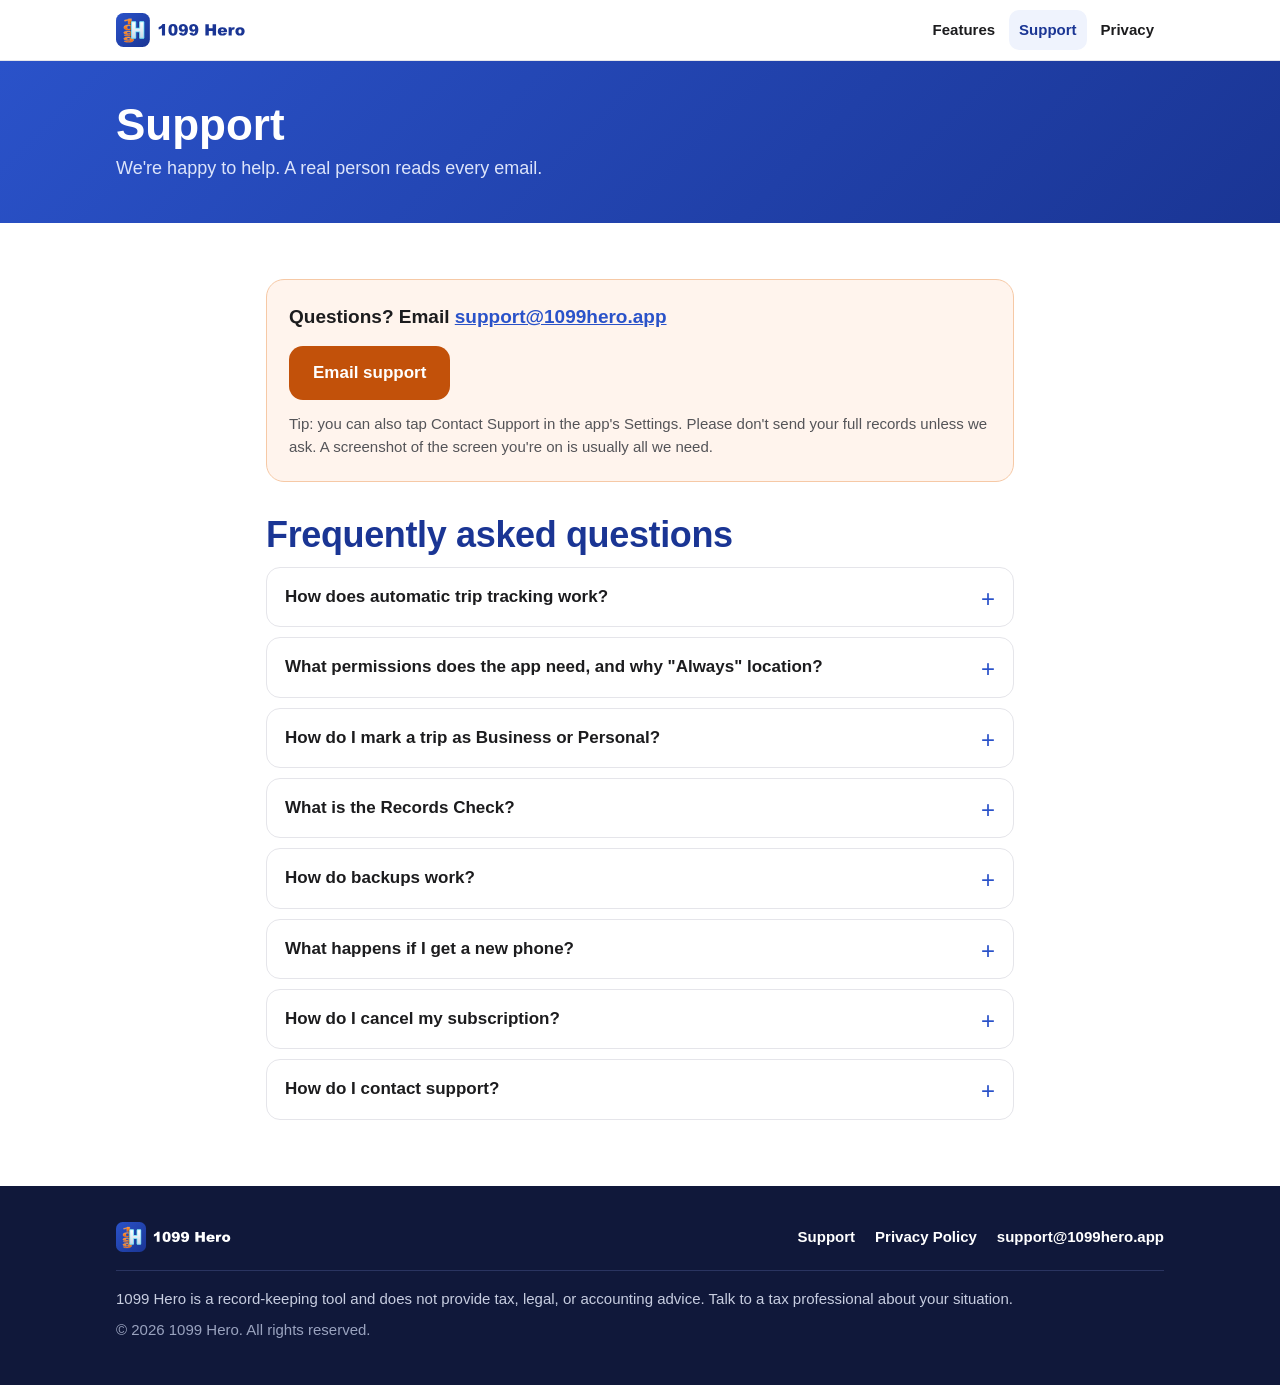
<file: support/index.html>
<!doctype html>
<html lang="en">
<head>
<meta charset="utf-8">
<meta name="viewport" content="width=device-width, initial-scale=1, viewport-fit=cover">
<title>Support – 1099 Hero</title>
<meta name="description" content="Get help with 1099 Hero: how trip tracking works, location permissions, classifying trips, iCloud backup, moving to a new iPhone, and managing your subscription.">
<link rel="canonical" href="https://1099hero.app/support/">
<meta name="theme-color" content="#2A52C9">
<link rel="icon" href="../assets/img/icon.svg" type="image/svg+xml">
<link rel="icon" href="../assets/img/favicon-32.png" sizes="32x32" type="image/png">
<link rel="apple-touch-icon" href="../assets/img/apple-touch-icon.png">
<meta property="og:type" content="website">
<meta property="og:site_name" content="1099 Hero">
<meta property="og:title" content="1099 Hero Support">
<meta property="og:description" content="Questions? Email support@1099hero.app, or find quick answers here.">
<meta property="og:url" content="https://1099hero.app/support/">
<meta property="og:image" content="https://1099hero.app/assets/img/og-image.png">
<meta property="og:image:alt" content="1099 Hero logo">
<meta name="twitter:card" content="summary_large_image">
<link rel="stylesheet" href="../assets/css/site.css">
</head>
<body>
<a class="skip" href="#main">Skip to content</a>

<header class="site-header">
  <div class="wrap">
    <a class="brand" href="../" aria-label="1099 Hero home"><img src="../assets/img/logo-horizontal-light-bg.svg" alt="1099 Hero" width="134" height="34"></a>
    <nav class="nav" aria-label="Main">
      <a class="hide-sm" href="../#features">Features</a>
      <a href="./" aria-current="page">Support</a>
      <a href="../privacy/">Privacy</a>
    </nav>
  </div>
</header>

<main id="main">
  <div class="page-head">
    <div class="wrap">
      <h1>Support</h1>
      <p>We're happy to help. A real person reads every email.</p>
    </div>
  </div>

  <section class="block">
    <div class="wrap" style="max-width:780px">
      <div class="contact-card">
        <p>Questions? Email <a href="mailto:support@1099hero.app">support@1099hero.app</a></p>
        <a class="btn" href="mailto:support@1099hero.app?subject=1099%20Hero%20support">Email support</a>
        <p class="note">Tip: you can also tap Contact Support in the app's Settings. Please don't send your full records unless we ask. A screenshot of the screen you're on is usually all we need.</p>
      </div>

      <h2>Frequently asked questions</h2>
      <div class="faq">

        <details>
          <summary>How does automatic trip tracking work?</summary>
          <div>
            <p>While the app is open, 1099 Hero stays in a low-power mode until it sees that you're actually driving, then switches to full GPS for the trip. When you stop, the trip is saved with the miles, the route, and where it started and ended.</p>
            <p>Want trips caught even when you forget to open the app first? Turn on Background Tracking in Settings. It uses the same battery-friendly approach.</p>
          </div>
        </details>

        <details>
          <summary>What permissions does the app need, and why "Always" location?</summary>
          <div>
            <p><strong>Location</strong> is how the app measures your drives. With "While Using the App," trips are tracked while 1099 Hero is open.</p>
            <p><strong>"Always"</strong> is only needed if you turn on Background Tracking, so the app can catch a drive when it's closed. iPhone only lets an app notice that you've started driving in the background if you choose "Always." It's optional, and you can turn it off anytime in Settings. Your location is only used to record your drives. It's never used for ads and never sold.</p>
            <p><strong>Motion &amp; Fitness</strong> (optional) helps the app tell driving apart from walking or biking, and start trips sooner. It stays on your phone.</p>
            <p><strong>Camera</strong> is for snapping receipts, and <strong>notifications</strong> are for reminders like "Still on this trip?" and entries that need details.</p>
          </div>
        </details>

        <details>
          <summary>How do I mark a trip as Business or Personal?</summary>
          <div>
            <p>In your trip list, swipe a trip <strong>right for Business</strong> or <strong>left for Personal</strong>. You can also tap the trip to open it and choose there.</p>
            <p>Business trips need a business purpose (for example, "Estimate at the Smith job"). The IRS expects one for every business mile, so the app will remind you if it's missing.</p>
          </div>
        </details>

        <details>
          <summary>What is the Records Check?</summary>
          <div>
            <p>It looks through your business trips and expenses and lists any that are missing an amount, date, place, or business purpose. Tap one to fill in what's missing. It's an easy way to catch gaps before tax time. It doesn't file anything or send anything to the IRS.</p>
          </div>
        </details>

        <details>
          <summary>How do backups work?</summary>
          <div>
            <p>Everything is stored on your phone and also backed up automatically to your own iCloud account: trips, expenses, receipt photos, jobs, vehicles, categories, and settings. There's nothing to turn on. You just need to be signed in to iCloud on your iPhone. Settings › iCloud backup shows when it last ran.</p>
            <p>We never see your backup. It lives in your iCloud, not on our servers.</p>
          </div>
        </details>

        <details>
          <summary>What happens if I get a new phone?</summary>
          <div>
            <p>Sign in to your new iPhone with the same Apple ID, install 1099 Hero, and open it. The app will offer to restore your data from your iCloud backup instead of starting blank. The same works if you delete and reinstall the app.</p>
            <p>You can also use Reports › Download CSV anytime to keep your own copy or send your records to your tax professional.</p>
          </div>
        </details>

        <details>
          <summary>How do I cancel my subscription?</summary>
          <div>
            <p>Subscriptions are handled by Apple, so you cancel on your iPhone:</p>
            <p>Open the <strong>Settings</strong> app › tap <strong>your name</strong> at the top › <strong>Subscriptions</strong> › <strong>1099 Hero</strong> › <strong>Cancel Subscription</strong>.</p>
            <p>Deleting the app does not cancel your subscription. If you cancel during the free trial, you won't be charged. For refunds, Apple handles those at <a href="https://reportaproblem.apple.com">reportaproblem.apple.com</a>.</p>
          </div>
        </details>

        <details>
          <summary>How do I contact support?</summary>
          <div>
            <p>Email <a href="mailto:support@1099hero.app">support@1099hero.app</a>, or tap Contact Support in the app's Settings. We use your email only to answer you and won't add you to any mailing list.</p>
          </div>
        </details>

      </div>
    </div>
  </section>
</main>

<footer class="site-footer">
  <div class="wrap">
    <div class="footer-top">
      <img src="../assets/img/logo-horizontal-dark-bg.svg" alt="1099 Hero" width="118" height="30">
      <ul class="footer-links">
        <li><a href="./">Support</a></li>
        <li><a href="../privacy/">Privacy Policy</a></li>
        <li><a href="mailto:support@1099hero.app">support@1099hero.app</a></li>
      </ul>
    </div>
    <p class="disclaimer">1099 Hero is a record-keeping tool and does not provide tax, legal, or accounting advice. Talk to a tax professional about your situation.</p>
    <p class="copy">© 2026 1099 Hero. All rights reserved.</p>
  </div>
</footer>
</body>
</html>
</file>
<file: assets/css/site.css>
/* 1099 Hero website — one shared stylesheet for every page.
   Colors match the app: royal blue gradient + orange for actions. */
:root {
  --blue-1: #2A52C9;
  --blue-2: #1A3594;
  --blue-text: #1A3594;
  --blue-tint: #EFF3FD;
  --orange: #F97316;
  --orange-dark: #C2510A;      /* button fill: white text passes contrast */
  --orange-darker: #A3440A;
  --orange-tint: #FFF4ED;
  --text: #1C1C1E;
  --muted: #545458;
  --line: #E5E5EA;
  --bg: #FFFFFF;
  --bg-soft: #F6F7FB;
  --radius: 18px;
  --max: 1080px;
  color-scheme: light;
}

* { box-sizing: border-box; }
html { -webkit-text-size-adjust: 100%; scroll-behavior: smooth; }
body {
  margin: 0;
  background: var(--bg);
  color: var(--text);
  font: 17px/1.55 -apple-system, BlinkMacSystemFont, "SF Pro Text", "Segoe UI", Roboto, Helvetica, Arial, sans-serif;
}
img, svg { max-width: 100%; display: block; }
a { color: var(--blue-1); }
a:hover { color: var(--blue-2); }
:focus-visible { outline: 3px solid var(--orange); outline-offset: 2px; border-radius: 6px; }

.wrap { max-width: var(--max); margin: 0 auto; padding: 0 16px; }
.skip { position: absolute; left: -9999px; }
.skip:focus { left: 16px; top: 12px; background: #fff; padding: 8px 12px; z-index: 10; }

/* Header */
.site-header { border-bottom: 1px solid var(--line); background: rgba(255,255,255,.94); position: sticky; top: 0; z-index: 5; backdrop-filter: saturate(180%) blur(12px); -webkit-backdrop-filter: saturate(180%) blur(12px); }
.site-header .wrap { display: flex; align-items: center; justify-content: space-between; gap: 12px; min-height: 60px; }
.brand img { height: 34px; width: auto; }
.nav { display: flex; gap: 4px; }
.nav a { color: var(--text); text-decoration: none; font-weight: 600; font-size: 15px; padding: 8px 10px; border-radius: 10px; }
.nav a:hover, .nav a[aria-current="page"] { background: var(--blue-tint); color: var(--blue-2); }
@media (max-width: 420px) { .brand img { height: 28px; } .nav a { padding: 8px 7px; font-size: 14px; } .nav .hide-sm { display: none; } }

/* Hero */
.hero { background: linear-gradient(135deg, var(--blue-1), var(--blue-2)); color: #fff; text-align: center; padding: 48px 0 56px; }
.hero .app-icon { width: 112px; height: 112px; margin: 0 auto 20px; border-radius: 25px; box-shadow: 0 12px 30px rgba(0,0,0,.3); }
.hero h1 { font-size: clamp(32px, 8vw, 54px); line-height: 1.08; letter-spacing: -.02em; margin: 0 auto 14px; max-width: 14em; }
.hero p.sub { font-size: clamp(17px, 4.4vw, 21px); color: #DCE4FA; margin: 0 auto 28px; max-width: 32em; }
.store-badge { display: inline-flex; align-items: center; gap: 10px; background: #000; color: #fff; border: 1px solid rgba(255,255,255,.55); border-radius: 12px; padding: 10px 20px; font-weight: 600; font-size: 16px; text-decoration: none; }
.store-badge svg { width: 22px; height: 22px; fill: #fff; }
.hero .fine { font-size: 14px; color: #C9D6F5; margin-top: 14px; }

/* Sections */
section.block { padding: 56px 0; }
section.block.soft { background: var(--bg-soft); }
.eyebrow { color: var(--orange-dark); font-weight: 700; font-size: 14px; letter-spacing: .06em; text-transform: uppercase; margin: 0 0 6px; }
h2 { font-size: clamp(26px, 6vw, 36px); line-height: 1.15; letter-spacing: -.01em; margin: 0 0 12px; color: var(--blue-text); }
h3 { font-size: 19px; margin: 0 0 6px; }
.lede { color: var(--muted); font-size: 18px; max-width: 40em; margin: 0 0 28px; }

/* Professions */
.groups { display: grid; gap: 18px; grid-template-columns: 1fr; }
@media (min-width: 720px) { .groups { grid-template-columns: 1fr 1fr; } }
.group h3 { font-size: 15px; color: var(--muted); font-weight: 700; margin-bottom: 8px; }
.chips { display: flex; flex-wrap: wrap; gap: 8px; list-style: none; margin: 0; padding: 0; }
.chips li { background: var(--blue-tint); color: var(--blue-2); border-radius: 999px; padding: 6px 12px; font-size: 14px; font-weight: 600; }

/* Features */
.features { display: grid; gap: 16px; grid-template-columns: 1fr; }
@media (min-width: 640px) { .features { grid-template-columns: 1fr 1fr; } }
@media (min-width: 980px) { .features { grid-template-columns: 1fr 1fr 1fr 1fr; } }
.feature { background: #fff; border: 1px solid var(--line); border-radius: var(--radius); padding: 20px; }
.feature .ic { width: 44px; height: 44px; border-radius: 12px; display: grid; place-items: center; background: linear-gradient(135deg, var(--blue-1), var(--blue-2)); margin-bottom: 12px; }
.feature .ic svg { width: 24px; height: 24px; stroke: #fff; fill: none; stroke-width: 2; stroke-linecap: round; stroke-linejoin: round; }
.feature p { margin: 0; color: var(--muted); font-size: 16px; }

/* Screenshots */
.shots { display: flex; gap: 16px; overflow-x: auto; scroll-snap-type: x mandatory; padding: 4px 4px 16px; margin: 0 -4px; }
.shot { flex: 0 0 auto; width: min(62vw, 240px); scroll-snap-align: center; text-align: center; margin: 0; }
.shot .frame { aspect-ratio: 1290 / 2796; border-radius: 30px; border: 6px solid #1C1C1E; background: var(--blue-tint); overflow: hidden; display: grid; place-items: center; color: var(--blue-2); font-weight: 600; font-size: 14px; padding: 12px; }
.shot .frame.photo { display: block; aspect-ratio: auto; padding: 0; background: #1C1C1E; }
.shot .frame img { display: block; width: 100%; height: auto; }
.shot figcaption { font-size: 14px; color: var(--muted); margin-top: 10px; }
.shot figcaption strong { display: block; color: var(--text); }
@media (min-width: 900px) { .shots { justify-content: center; overflow: visible; } }

/* Privacy */
.privacy-card { background: linear-gradient(135deg, var(--blue-1), var(--blue-2)); color: #fff; border-radius: 24px; padding: 32px 22px; text-align: center; }
.privacy-card .big { font-size: clamp(24px, 6vw, 36px); font-weight: 800; line-height: 1.2; margin: 0 0 14px; }
.privacy-card p { color: #E3E9FB; max-width: 36em; margin: 0 auto 18px; font-size: 18px; }
.privacy-card a { color: #fff; font-weight: 600; }

/* Pricing */
.price-card { max-width: 460px; margin: 0 auto; text-align: center; border: 2px solid var(--blue-1); border-radius: 24px; padding: 28px 22px; background: #fff; }
.price-card .trial { font-size: 28px; font-weight: 800; color: var(--blue-text); margin: 0 0 6px; }
.price-card .then { font-size: 18px; margin: 0 0 16px; }
.price-card ul { text-align: left; margin: 0 auto 6px; padding-left: 22px; max-width: 22em; color: var(--muted); }

/* Buttons */
.btn { display: inline-block; background: var(--orange-dark); color: #fff; text-decoration: none; font-weight: 700; padding: 14px 24px; border-radius: 14px; font-size: 17px; }
.btn:hover { background: var(--orange-darker); color: #fff; }

/* Support / text pages */
.page-head { background: linear-gradient(135deg, var(--blue-1), var(--blue-2)); color: #fff; padding: 40px 0; }
.page-head h1 { margin: 0 0 6px; font-size: clamp(30px, 7vw, 44px); line-height: 1.1; }
.page-head p { margin: 0; color: #DCE4FA; font-size: 18px; }
.contact-card { background: var(--orange-tint); border: 1px solid #F6C9A6; border-radius: var(--radius); padding: 22px; margin: 0 0 32px; }
.contact-card p { margin: 0 0 14px; font-size: 19px; font-weight: 600; }
.contact-card .note { font-size: 15px; font-weight: 400; color: var(--muted); margin: 12px 0 0; }
.faq details { border: 1px solid var(--line); border-radius: 14px; padding: 0 18px; margin-bottom: 10px; background: #fff; }
.faq summary { cursor: pointer; font-weight: 700; padding: 16px 0; list-style: none; position: relative; padding-right: 28px; }
.faq summary::-webkit-details-marker { display: none; }
.faq summary::after { content: "+"; position: absolute; right: 0; top: 12px; font-size: 24px; color: var(--blue-1); font-weight: 400; }
.faq details[open] summary::after { content: "–"; }
.faq details > div { padding: 0 0 16px; color: #3A3A3C; }
.faq details > div p { margin: 0 0 10px; }

/* Long-form (privacy policy) */
.prose { max-width: 760px; }
.prose .meta { color: var(--muted); margin: 0 0 24px; }
.prose .summary { background: var(--orange-tint); border: 1px solid #F6C9A6; border-radius: var(--radius); padding: 16px 20px; margin-bottom: 28px; }
.prose .summary h2 { font-size: 20px; color: var(--orange-dark); margin-top: 0; }
.prose section { border-top: 1px solid var(--line); padding: 20px 0 6px; }
.prose h2 { font-size: 22px; margin: 0 0 8px; }
.prose h3 { font-size: 17px; margin: 16px 0 4px; }
.prose li { margin-bottom: 6px; }
.prose table { width: 100%; border-collapse: collapse; font-size: 15px; margin-top: 8px; }
.prose th, .prose td { text-align: left; vertical-align: top; padding: 8px 6px; border-top: 1px solid var(--line); }
.prose th { color: var(--muted); font-weight: 600; }
@media (max-width: 560px) {
  .prose table, .prose thead, .prose tbody, .prose tr, .prose th, .prose td { display: block; }
  .prose thead { display: none; }
  .prose td { border-top: none; padding: 2px 0; }
  .prose tr { border-top: 1px solid var(--line); padding: 8px 0; }
  .prose td:first-child { font-weight: 700; }
}

/* Footer */
.site-footer { background: #10183A; color: #C7CDE0; padding: 36px 0 44px; font-size: 15px; }
.site-footer a { color: #fff; }
.footer-top { display: flex; flex-wrap: wrap; gap: 18px 28px; align-items: center; justify-content: space-between; margin-bottom: 18px; }
.footer-top img { height: 30px; width: auto; }
.footer-links { display: flex; flex-wrap: wrap; gap: 8px 20px; list-style: none; margin: 0; padding: 0; }
.footer-links a { text-decoration: none; font-weight: 600; }
.footer-links a:hover { text-decoration: underline; }
.disclaimer { border-top: 1px solid #2A3460; padding-top: 16px; margin: 0 0 8px; }
.copy { margin: 0; color: #9AA3BF; }
.prose .small { color: var(--muted); font-size: 14px; }
</file>
